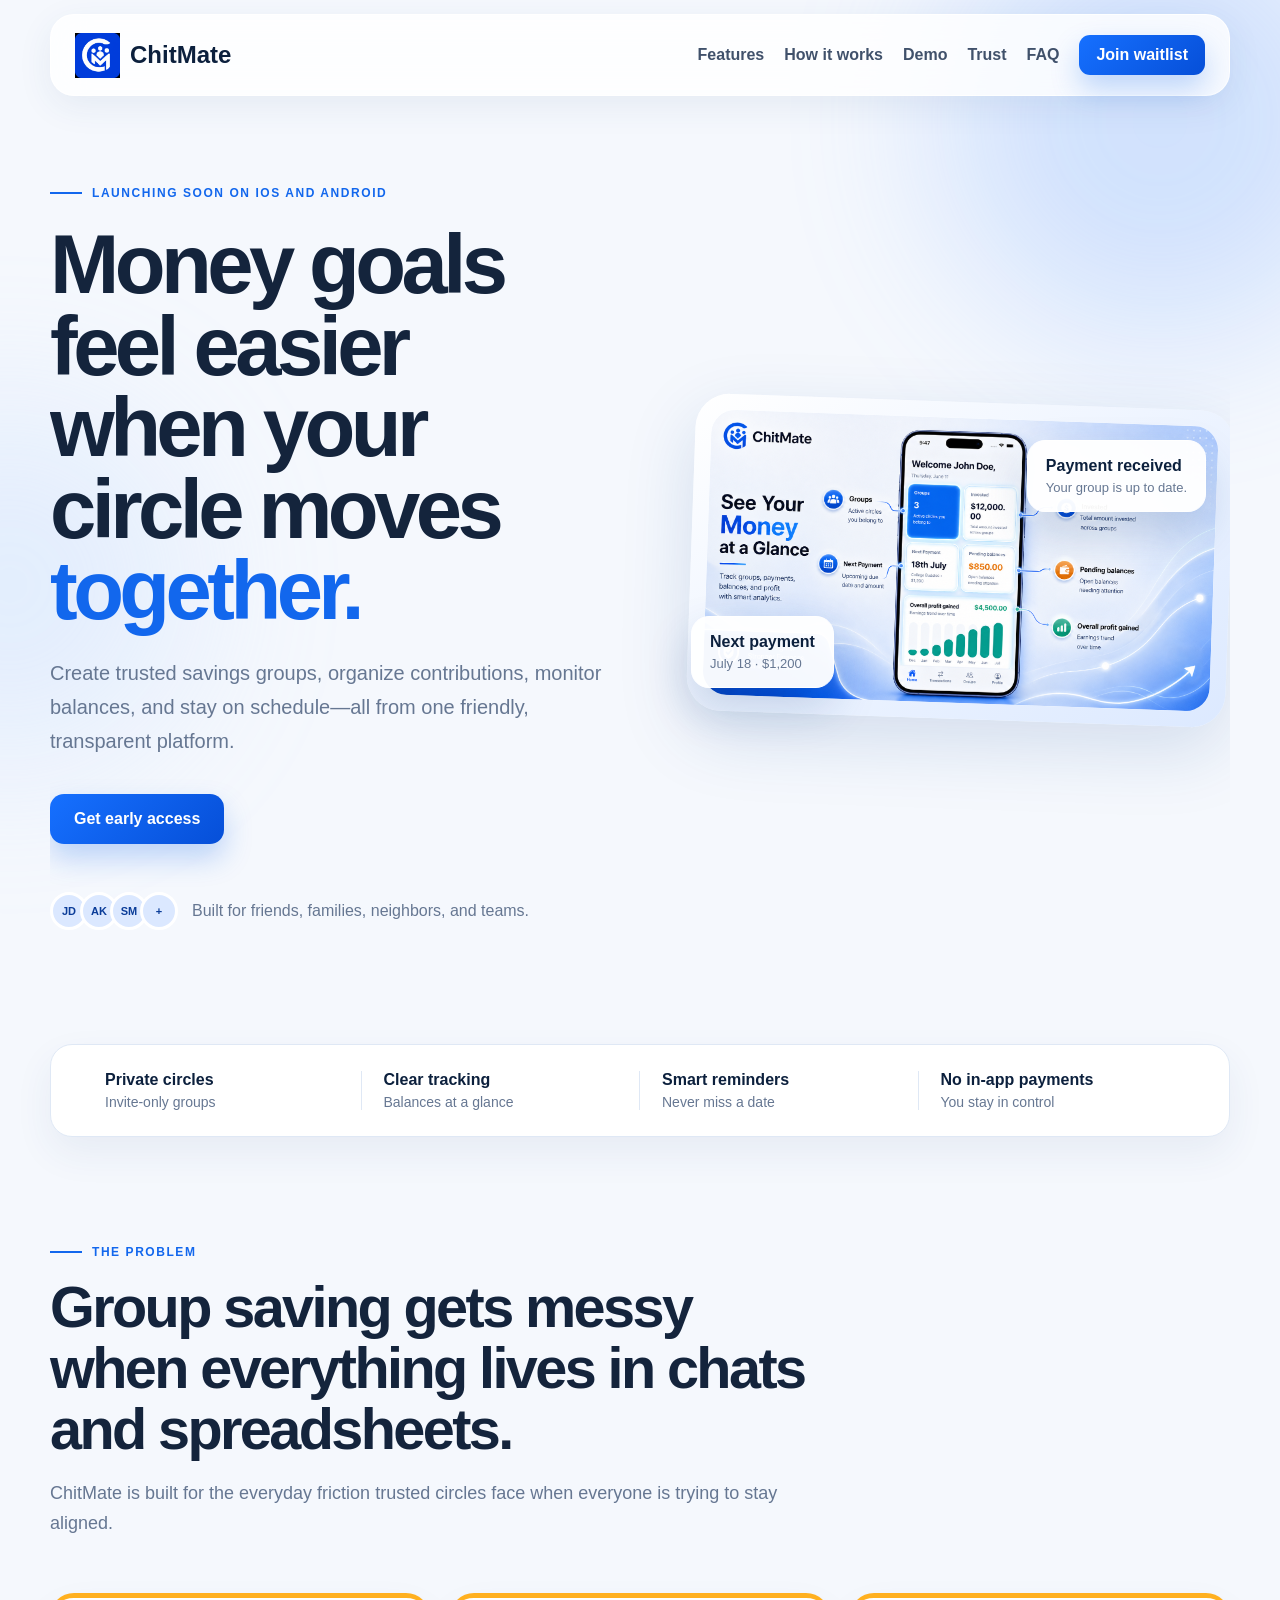
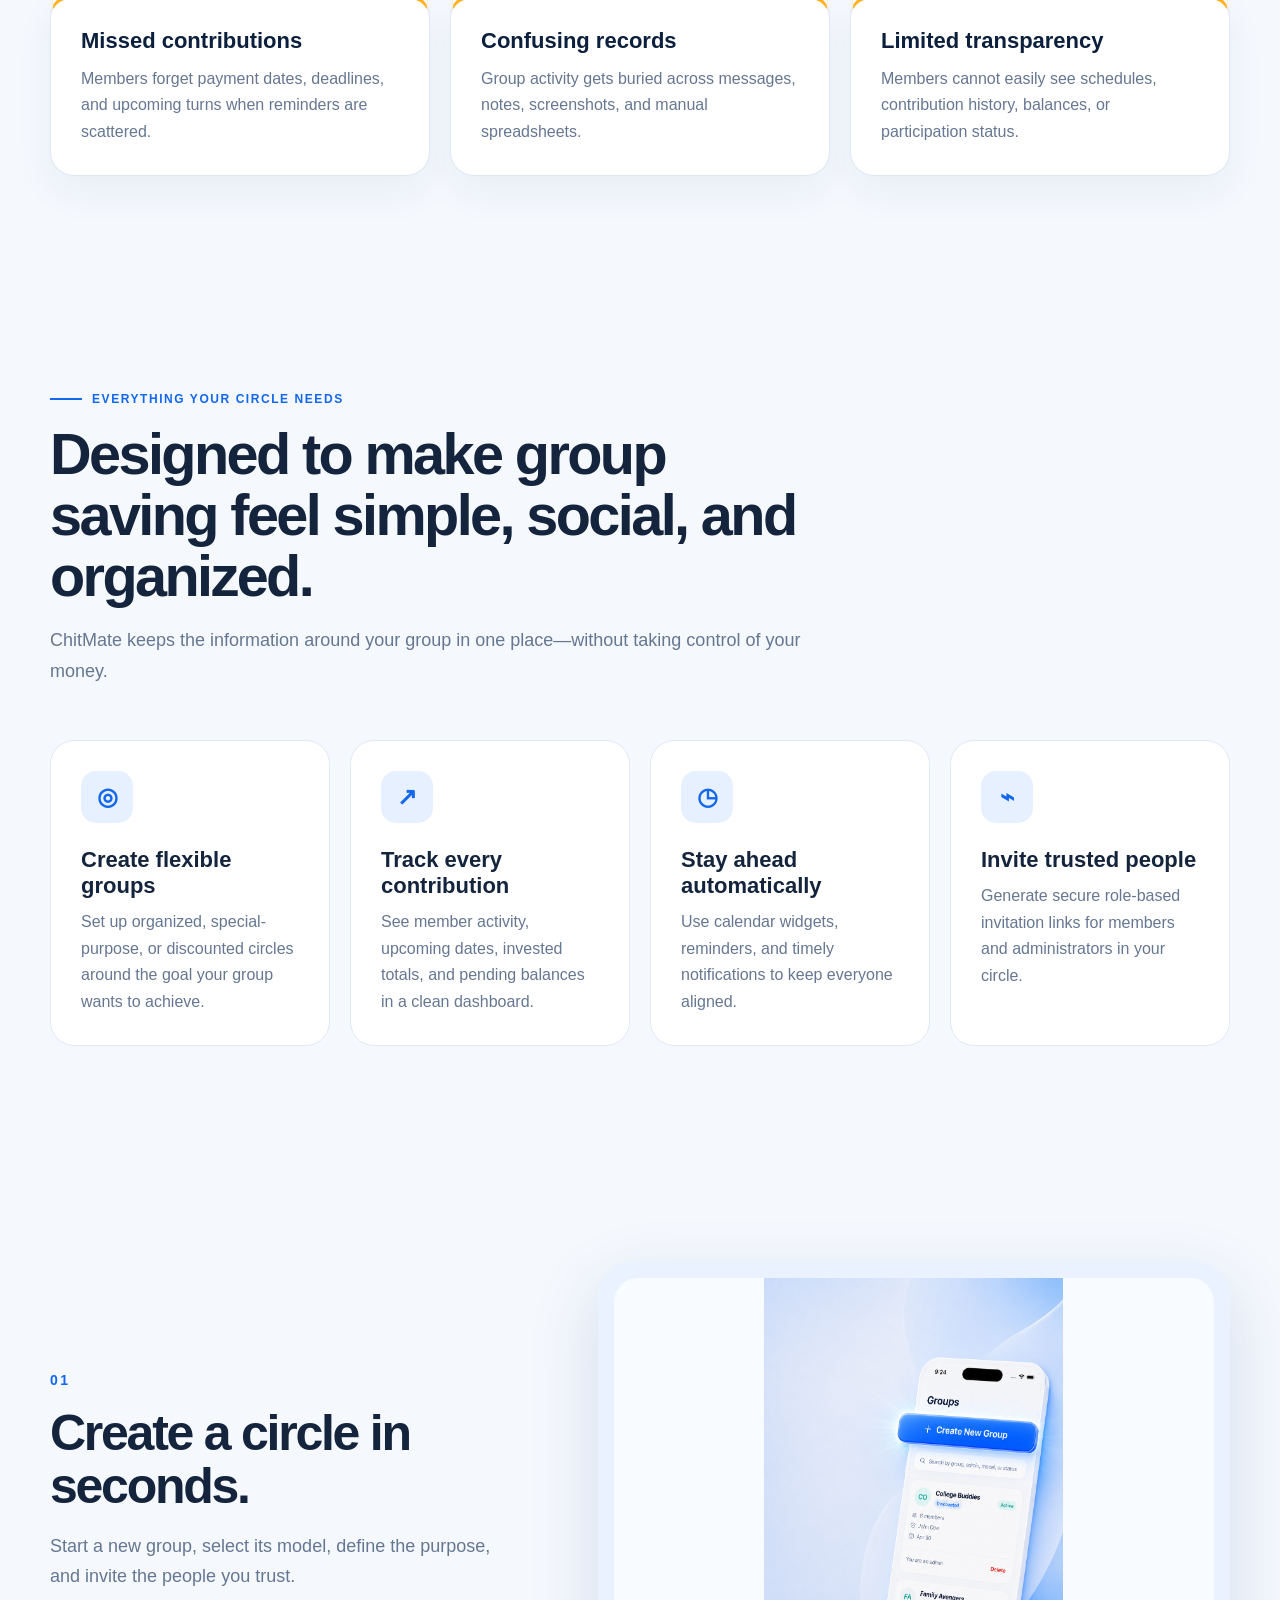
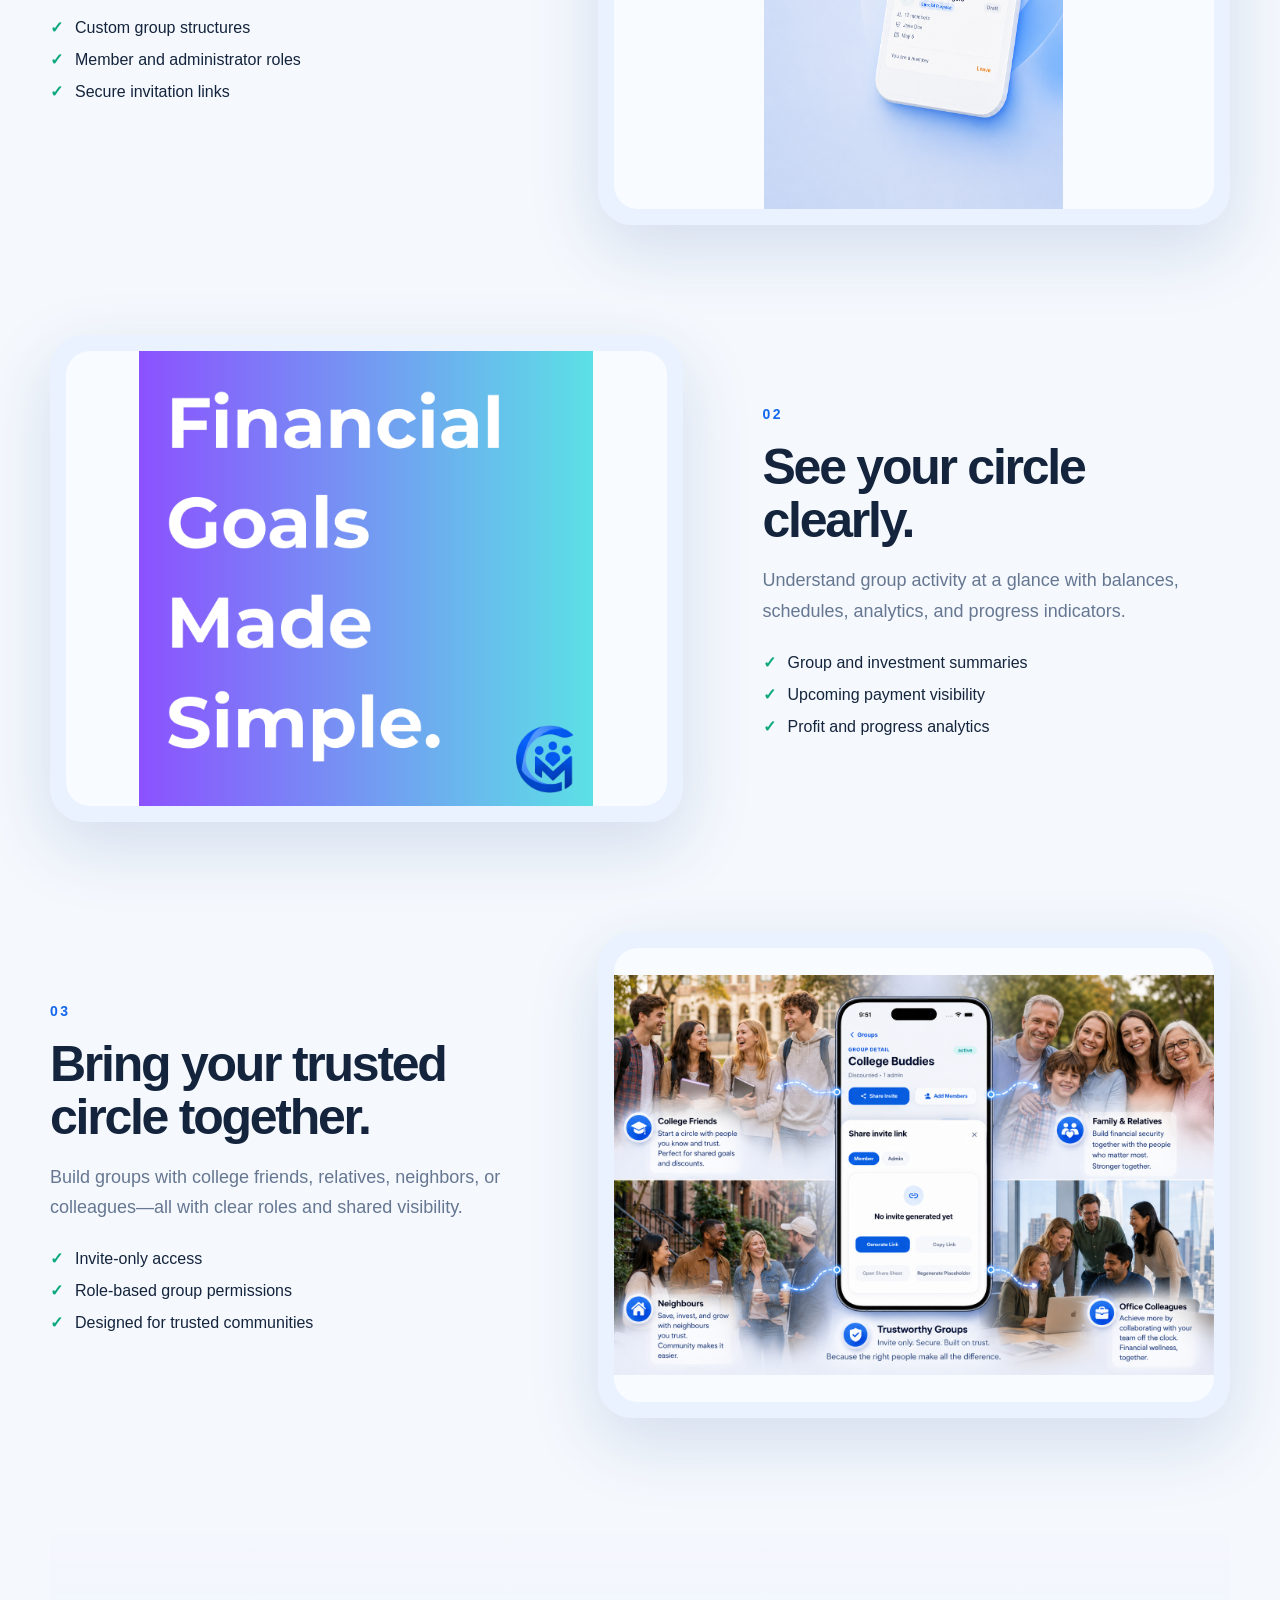
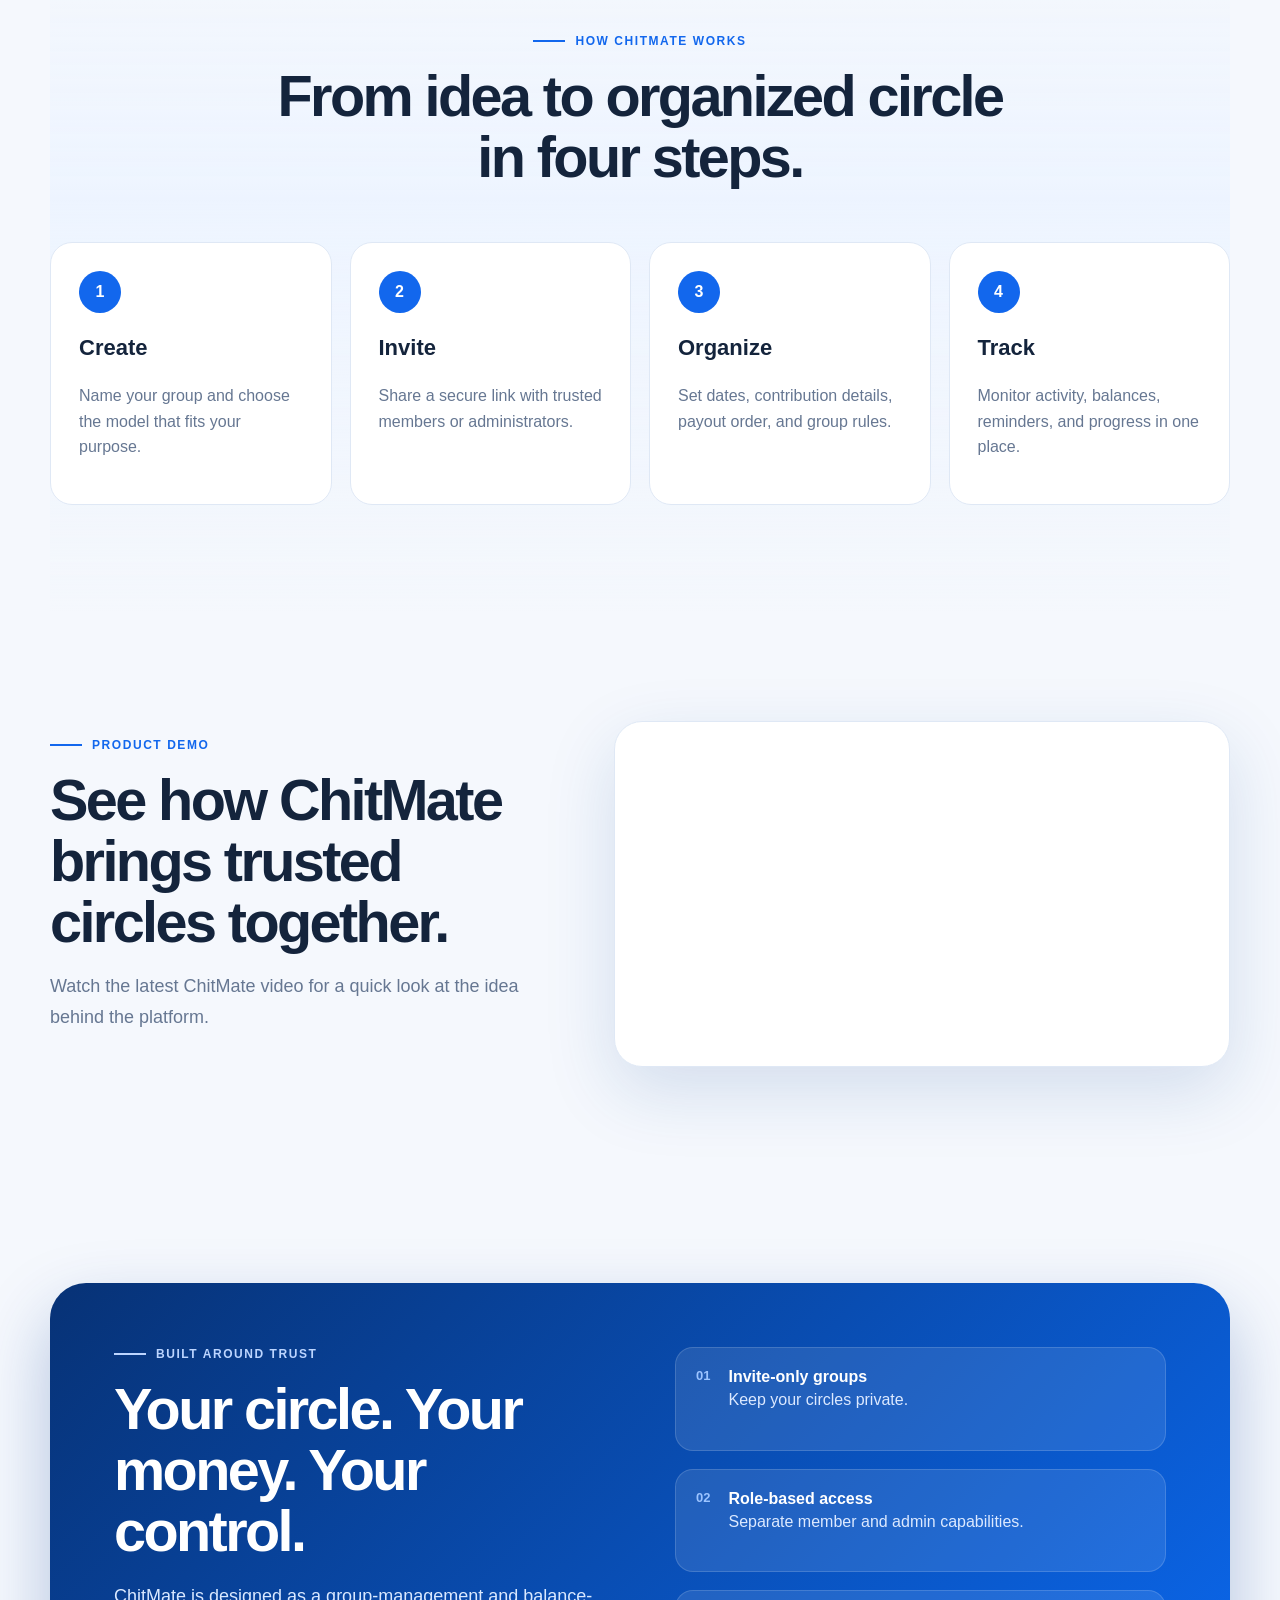
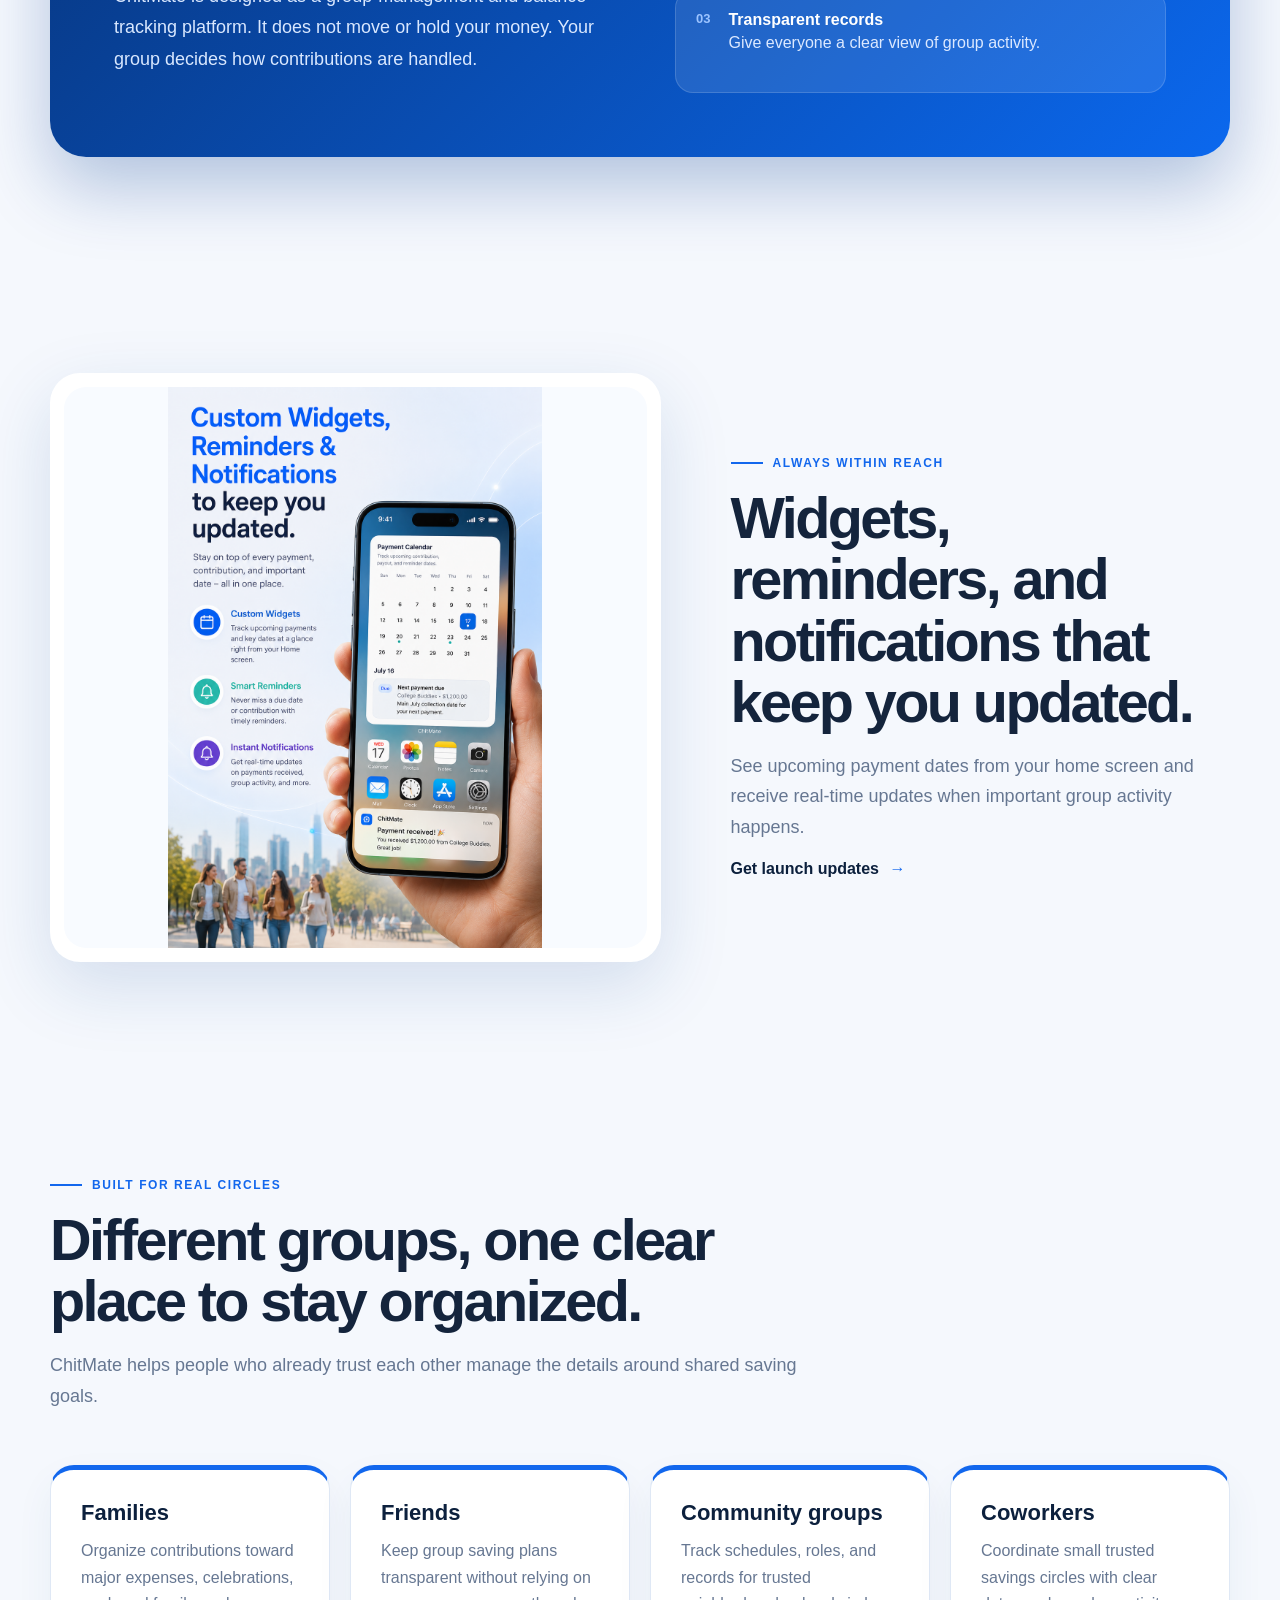
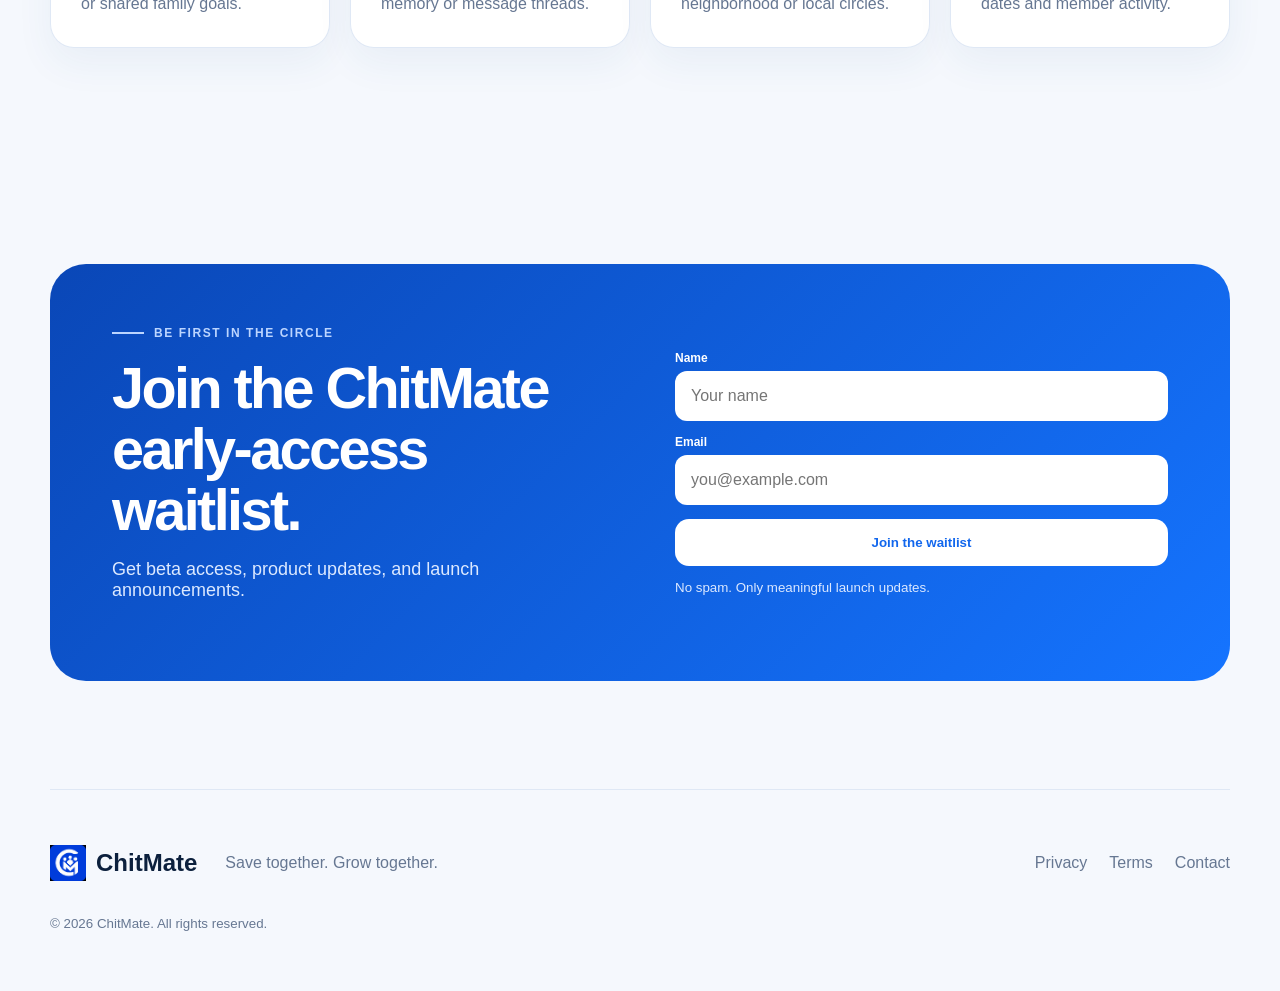
<file: index.html>
<!doctype html>
<html lang="en">
<head>
  <meta charset="utf-8" />
  <meta name="viewport" content="width=device-width, initial-scale=1" />
  <meta name="description" content="ChitMate helps trusted circles organize rotating savings groups, track contributions, balances, reminders, and shared goals." />
  <meta name="theme-color" content="#1167ef" />
  <meta property="og:title" content="ChitMate — Save together. Grow together." />
  <meta property="og:description" content="A modern platform for trusted savings circles with analytics, reminders, and transparent group management." />
  <meta property="og:image" content="Assets/Kickstarter/Dashboard%20Chitmate.png" />
  <title>ChitMate — Save together. Grow together.</title>
  <link rel="icon" href="Assets/Logos/Full%20Blue%20%26%20White%20Logo.png" />
  <link rel="stylesheet" href="styles.css?v=20260721" />
</head>
<body>
  <div class="ambient ambient-one"></div>
  <div class="ambient ambient-two"></div>

  <header class="site-header">
    <a class="brand" href="#top" aria-label="ChitMate home">
      <img src="Assets/Logos/Full%20Blue%20%26%20White%20Logo.png" alt="ChitMate logo" />
      <span>ChitMate</span>
    </a>
    <button class="menu-button" aria-label="Open navigation" aria-expanded="false">☰</button>
    <nav class="nav-links" aria-label="Main navigation">
      <a href="#features">Features</a>
      <a href="#how-it-works">How it works</a>
      <a href="#video">Demo</a>
      <a href="#trust">Trust</a>
      <a href="faq.html">FAQ</a>
      <a class="button button-small" href="waitlist.html">Join waitlist</a>
    </nav>
  </header>

  <main id="top">
    <section class="hero section">
      <div class="hero-copy reveal">
        <div class="eyebrow"><span></span> Launching soon on iOS and Android</div>
        <h1>Money goals feel easier when your circle moves <em>together.</em></h1>
        <p class="hero-text">Create trusted savings groups, organize contributions, monitor balances, and stay on schedule—all from one friendly, transparent platform.</p>
        <div class="hero-actions">
          <a class="button" href="waitlist.html">Get early access</a>
        </div>
        <div class="social-proof">
          <div class="avatars"><span>JD</span><span>AK</span><span>SM</span><span>+</span></div>
          <p>Built for friends, families, neighbors, and teams.</p>
        </div>
      </div>

      <div class="hero-visual reveal">
        <div class="phone-shell">
          <span class="media-frame"><img src="Assets/Kickstarter/Dashboard%20Chitmate.png" alt="ChitMate analytics dashboard shown on a phone" /></span>
        </div>
        <div class="floating-card floating-one">
          <strong>Payment received</strong>
          <span>Your group is up to date.</span>
        </div>
        <div class="floating-card floating-two">
          <strong>Next payment</strong>
          <span>July 18 · $1,200</span>
        </div>
      </div>
    </section>

    <section class="trust-strip" aria-label="ChitMate benefits">
      <div><strong>Private circles</strong><span>Invite-only groups</span></div>
      <div><strong>Clear tracking</strong><span>Balances at a glance</span></div>
      <div><strong>Smart reminders</strong><span>Never miss a date</span></div>
      <div><strong>No in-app payments</strong><span>You stay in control</span></div>
    </section>

    <section class="section problem" id="problem">
      <div class="section-heading reveal">
        <div class="eyebrow"><span></span> The problem</div>
        <h2>Group saving gets messy when everything lives in chats and spreadsheets.</h2>
        <p>ChitMate is built for the everyday friction trusted circles face when everyone is trying to stay aligned.</p>
      </div>
      <div class="problem-grid">
        <article class="problem-card reveal">
          <h3>Missed contributions</h3>
          <p>Members forget payment dates, deadlines, and upcoming turns when reminders are scattered.</p>
        </article>
        <article class="problem-card reveal">
          <h3>Confusing records</h3>
          <p>Group activity gets buried across messages, notes, screenshots, and manual spreadsheets.</p>
        </article>
        <article class="problem-card reveal">
          <h3>Limited transparency</h3>
          <p>Members cannot easily see schedules, contribution history, balances, or participation status.</p>
        </article>
      </div>
    </section>

    <section class="section intro" id="features">
      <div class="section-heading reveal">
        <div class="eyebrow"><span></span> Everything your circle needs</div>
        <h2>Designed to make group saving feel simple, social, and organized.</h2>
        <p>ChitMate keeps the information around your group in one place—without taking control of your money.</p>
      </div>

      <div class="feature-grid">
        <article class="feature-card reveal">
          <div class="feature-icon">◎</div>
          <h3>Create flexible groups</h3>
          <p>Set up organized, special-purpose, or discounted circles around the goal your group wants to achieve.</p>
        </article>
        <article class="feature-card reveal">
          <div class="feature-icon">↗</div>
          <h3>Track every contribution</h3>
          <p>See member activity, upcoming dates, invested totals, and pending balances in a clean dashboard.</p>
        </article>
        <article class="feature-card reveal">
          <div class="feature-icon">◷</div>
          <h3>Stay ahead automatically</h3>
          <p>Use calendar widgets, reminders, and timely notifications to keep everyone aligned.</p>
        </article>
        <article class="feature-card reveal">
          <div class="feature-icon">⌁</div>
          <h3>Invite trusted people</h3>
          <p>Generate secure role-based invitation links for members and administrators in your circle.</p>
        </article>
      </div>
    </section>

    <section class="showcase section">
      <div class="showcase-row reveal">
        <div class="showcase-copy">
          <span class="number">01</span>
          <h2>Create a circle in seconds.</h2>
          <p>Start a new group, select its model, define the purpose, and invite the people you trust.</p>
          <ul>
            <li>Custom group structures</li>
            <li>Member and administrator roles</li>
            <li>Secure invitation links</li>
          </ul>
        </div>
        <div class="showcase-image showcase-image-portrait"><span class="media-frame"><img src="Assets/Kickstarter/Create%20a%20Group%20Template%20Image.png" alt="Create a new ChitMate group" loading="lazy" /></span></div>
      </div>

      <div class="showcase-row reverse reveal">
        <div class="showcase-copy">
          <span class="number">02</span>
          <h2>See your circle clearly.</h2>
          <p>Understand group activity at a glance with balances, schedules, analytics, and progress indicators.</p>
          <ul>
            <li>Group and investment summaries</li>
            <li>Upcoming payment visibility</li>
            <li>Profit and progress analytics</li>
          </ul>
        </div>
        <div class="showcase-image"><span class="media-frame"><img src="Assets/Kickstarter/Financial%20Goals%20Made%20Simple.png" alt="ChitMate financial analytics" loading="lazy" /></span></div>
      </div>

      <div class="showcase-row reveal">
        <div class="showcase-copy">
          <span class="number">03</span>
          <h2>Bring your trusted circle together.</h2>
          <p>Build groups with college friends, relatives, neighbors, or colleagues—all with clear roles and shared visibility.</p>
          <ul>
            <li>Invite-only access</li>
            <li>Role-based group permissions</li>
            <li>Designed for trusted communities</li>
          </ul>
        </div>
        <div class="showcase-image"><span class="media-frame"><img src="Assets/Kickstarter/Invite%20people.png" alt="Trusted ChitMate circles" loading="lazy" /></span></div>
      </div>
    </section>

    <section class="section steps" id="how-it-works">
      <div class="section-heading centered reveal">
        <div class="eyebrow"><span></span> How ChitMate works</div>
        <h2>From idea to organized circle in four steps.</h2>
      </div>
      <div class="steps-grid">
        <div class="step reveal"><b>1</b><h3>Create</h3><p>Name your group and choose the model that fits your purpose.</p></div>
        <div class="step reveal"><b>2</b><h3>Invite</h3><p>Share a secure link with trusted members or administrators.</p></div>
        <div class="step reveal"><b>3</b><h3>Organize</h3><p>Set dates, contribution details, payout order, and group rules.</p></div>
        <div class="step reveal"><b>4</b><h3>Track</h3><p>Monitor activity, balances, reminders, and progress in one place.</p></div>
      </div>
    </section>

    <section class="section video-section" id="video">
      <div class="section-heading reveal">
        <div class="eyebrow"><span></span> Product demo</div>
        <h2>See how ChitMate brings trusted circles together.</h2>
        <p>Watch the latest ChitMate video for a quick look at the idea behind the platform.</p>
      </div>
      <div class="video-embed reveal">
        <iframe src="https://www.youtube.com/embed/Lp33BfAV-to" title="ChitMate YouTube video" allow="accelerometer; autoplay; clipboard-write; encrypted-media; gyroscope; picture-in-picture; web-share" allowfullscreen></iframe>
      </div>
    </section>

    <section class="section security" id="trust">
      <div class="security-panel reveal">
        <div>
          <div class="eyebrow light"><span></span> Built around trust</div>
          <h2>Your circle. Your money. Your control.</h2>
          <p>ChitMate is designed as a group-management and balance-tracking platform. It does not move or hold your money. Your group decides how contributions are handled.</p>
        </div>
        <div class="security-points">
          <div><b>01</b><span><strong>Invite-only groups</strong>Keep your circles private.</span></div>
          <div><b>02</b><span><strong>Role-based access</strong>Separate member and admin capabilities.</span></div>
          <div><b>03</b><span><strong>Transparent records</strong>Give everyone a clear view of group activity.</span></div>
        </div>
      </div>
    </section>

    <section class="section widgets reveal">
      <div class="widgets-image widgets-image-portrait"><span class="media-frame"><img src="Assets/Kickstarter/Notifications.png" alt="ChitMate widgets and notifications" loading="lazy" /></span></div>
      <div class="widgets-copy">
        <div class="eyebrow"><span></span> Always within reach</div>
        <h2>Widgets, reminders, and notifications that keep you updated.</h2>
        <p>See upcoming payment dates from your home screen and receive real-time updates when important group activity happens.</p>
        <a class="text-link" href="waitlist.html">Get launch updates <span>→</span></a>
      </div>
    </section>

    <section class="section audiences" id="audiences">
      <div class="section-heading reveal">
        <div class="eyebrow"><span></span> Built for real circles</div>
        <h2>Different groups, one clear place to stay organized.</h2>
        <p>ChitMate helps people who already trust each other manage the details around shared saving goals.</p>
      </div>
      <div class="audience-grid">
        <article class="audience-card reveal"><h3>Families</h3><p>Organize contributions toward major expenses, celebrations, or shared family goals.</p></article>
        <article class="audience-card reveal"><h3>Friends</h3><p>Keep group saving plans transparent without relying on memory or message threads.</p></article>
        <article class="audience-card reveal"><h3>Community groups</h3><p>Track schedules, roles, and records for trusted neighborhood or local circles.</p></article>
        <article class="audience-card reveal"><h3>Coworkers</h3><p>Coordinate small trusted savings circles with clear dates and member activity.</p></article>
      </div>
    </section>

    <section class="section waitlist" id="waitlist">
      <div class="waitlist-card reveal">
        <div>
          <div class="eyebrow light"><span></span> Be first in the circle</div>
          <h2>Join the ChitMate early-access waitlist.</h2>
          <p>Get beta access, product updates, and launch announcements.</p>
        </div>
        <form name="waitlist" method="POST" data-netlify="true" netlify-honeypot="bot-field" id="waitlist-form">
          <input type="hidden" name="form-name" value="waitlist" />
          <p class="hidden"><label>Don’t fill this out: <input name="bot-field" /></label></p>
          <label><span>Name</span><input required name="name" type="text" placeholder="Your name" /></label>
          <label><span>Email</span><input required name="email" type="email" placeholder="you@example.com" /></label>
          <button class="button button-white" type="submit">Join the waitlist</button>
          <small id="form-message">No spam. Only meaningful launch updates.</small>
        </form>
      </div>
    </section>
  </main>

  <footer>
    <a class="brand" href="#top"><img src="Assets/Logos/Full%20Blue%20%26%20White%20Logo.png" alt="" /><span>ChitMate</span></a>
    <p>Save together. Grow together.</p>
    <div><a href="privacy.html">Privacy</a><a href="terms.html">Terms</a><a href="mailto:hello@yourdomain.com">Contact</a></div>
    <small>© <span id="year"></span> ChitMate. All rights reserved.</small>
  </footer>

  <script src="script.js?v=20260721"></script>
</body>
</html>
</file>
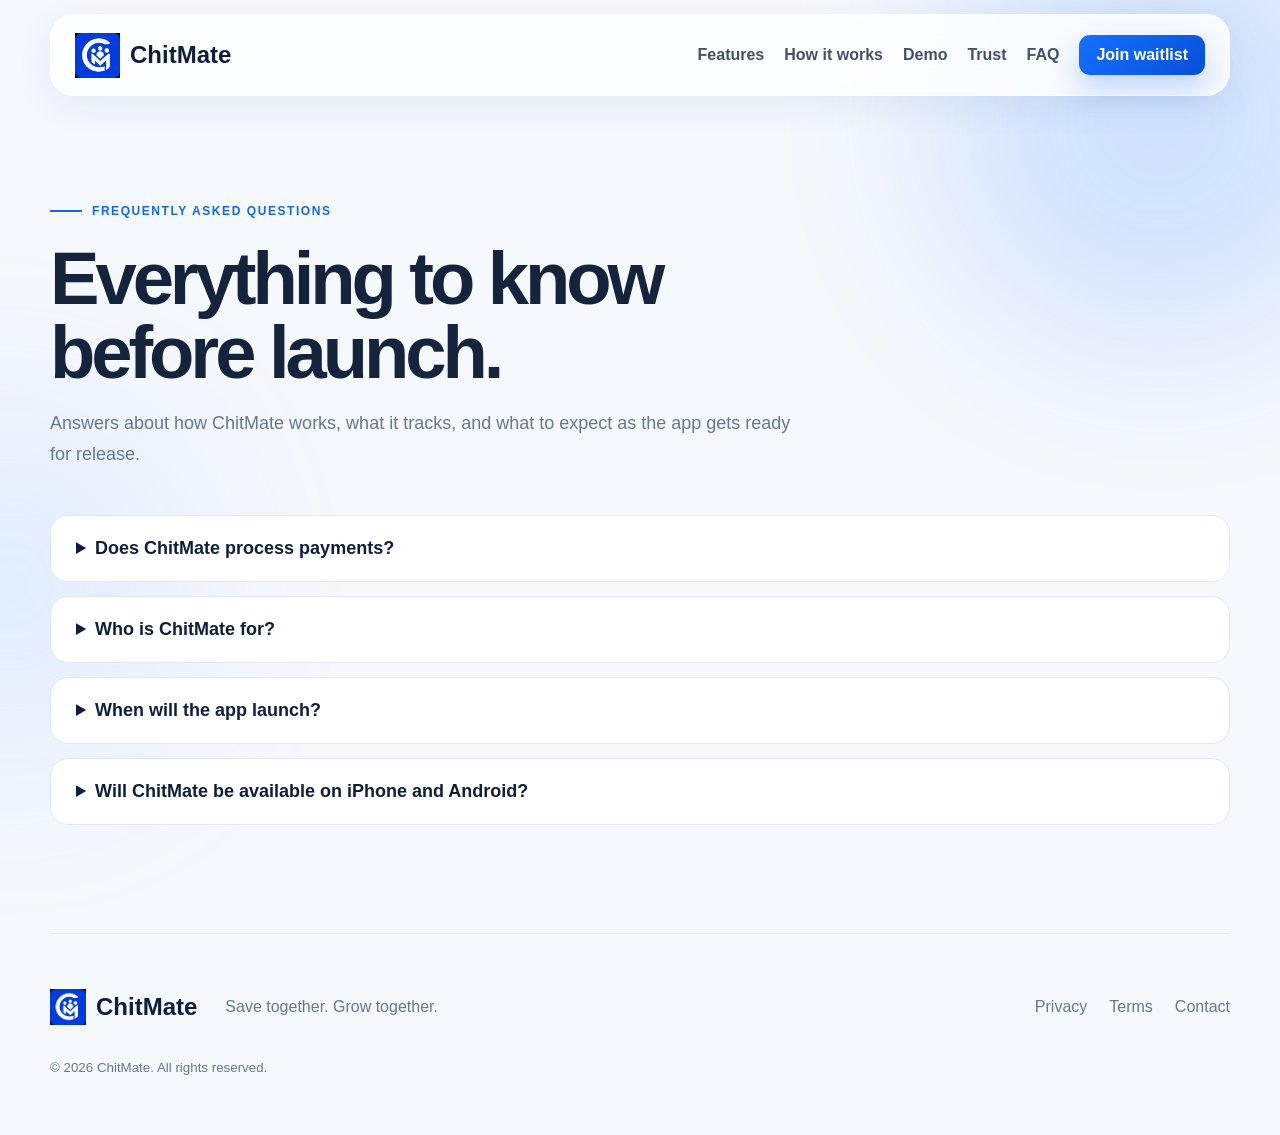
<file: faq.html>
<!doctype html>
<html lang="en">
<head>
  <meta charset="utf-8" />
  <meta name="viewport" content="width=device-width, initial-scale=1" />
  <meta name="description" content="Frequently asked questions about ChitMate, group saving circles, payments, launch timing, and platform availability." />
  <meta name="theme-color" content="#1167ef" />
  <meta property="og:title" content="ChitMate FAQ" />
  <meta property="og:description" content="Everything to know before ChitMate launches." />
  <meta property="og:image" content="Assets/Kickstarter/Dashboard%20Chitmate.png" />
  <title>FAQ — ChitMate</title>
  <link rel="icon" href="Assets/Logos/Full%20Blue%20%26%20White%20Logo.png" />
  <link rel="stylesheet" href="styles.css?v=20260721" />
</head>
<body>
  <div class="ambient ambient-one"></div>
  <div class="ambient ambient-two"></div>

  <header class="site-header">
    <a class="brand" href="index.html" aria-label="ChitMate home">
      <img src="Assets/Logos/Full%20Blue%20%26%20White%20Logo.png" alt="ChitMate logo" />
      <span>ChitMate</span>
    </a>
    <button class="menu-button" aria-label="Open navigation" aria-expanded="false">☰</button>
    <nav class="nav-links" aria-label="Main navigation">
      <a href="index.html#features">Features</a>
      <a href="index.html#how-it-works">How it works</a>
      <a href="index.html#video">Demo</a>
      <a href="index.html#trust">Trust</a>
      <a href="faq.html">FAQ</a>
      <a class="button button-small" href="waitlist.html">Join waitlist</a>
    </nav>
  </header>

  <main id="top">
    <section class="section faq">
      <div class="section-heading reveal">
        <div class="eyebrow"><span></span> Frequently asked questions</div>
        <h1>Everything to know before launch.</h1>
        <p>Answers about how ChitMate works, what it tracks, and what to expect as the app gets ready for release.</p>
      </div>
      <div class="faq-list">
        <details class="reveal"><summary>Does ChitMate process payments?</summary><p>No. ChitMate is designed to organize groups, track contributions and balances, and provide reminders. Payments are handled outside the app by the group.</p></details>
        <details class="reveal"><summary>Who is ChitMate for?</summary><p>It is built for trusted circles such as friends, family members, neighbors, colleagues, and community groups working toward shared financial goals.</p></details>
        <details class="reveal"><summary>When will the app launch?</summary><p>The public release is planned for the coming months. Join the waitlist to receive beta invitations and launch updates.</p></details>
        <details class="reveal"><summary>Will ChitMate be available on iPhone and Android?</summary><p>The launch plan includes both iOS and Android. Platform availability may be phased during beta testing.</p></details>
      </div>
    </section>
  </main>

  <footer>
    <a class="brand" href="index.html"><img src="Assets/Logos/Full%20Blue%20%26%20White%20Logo.png" alt="" /><span>ChitMate</span></a>
    <p>Save together. Grow together.</p>
    <div><a href="privacy.html">Privacy</a><a href="terms.html">Terms</a><a href="mailto:hello@yourdomain.com">Contact</a></div>
    <small>© <span id="year"></span> ChitMate. All rights reserved.</small>
  </footer>

  <script src="script.js?v=20260721"></script>
</body>
</html>
</file>
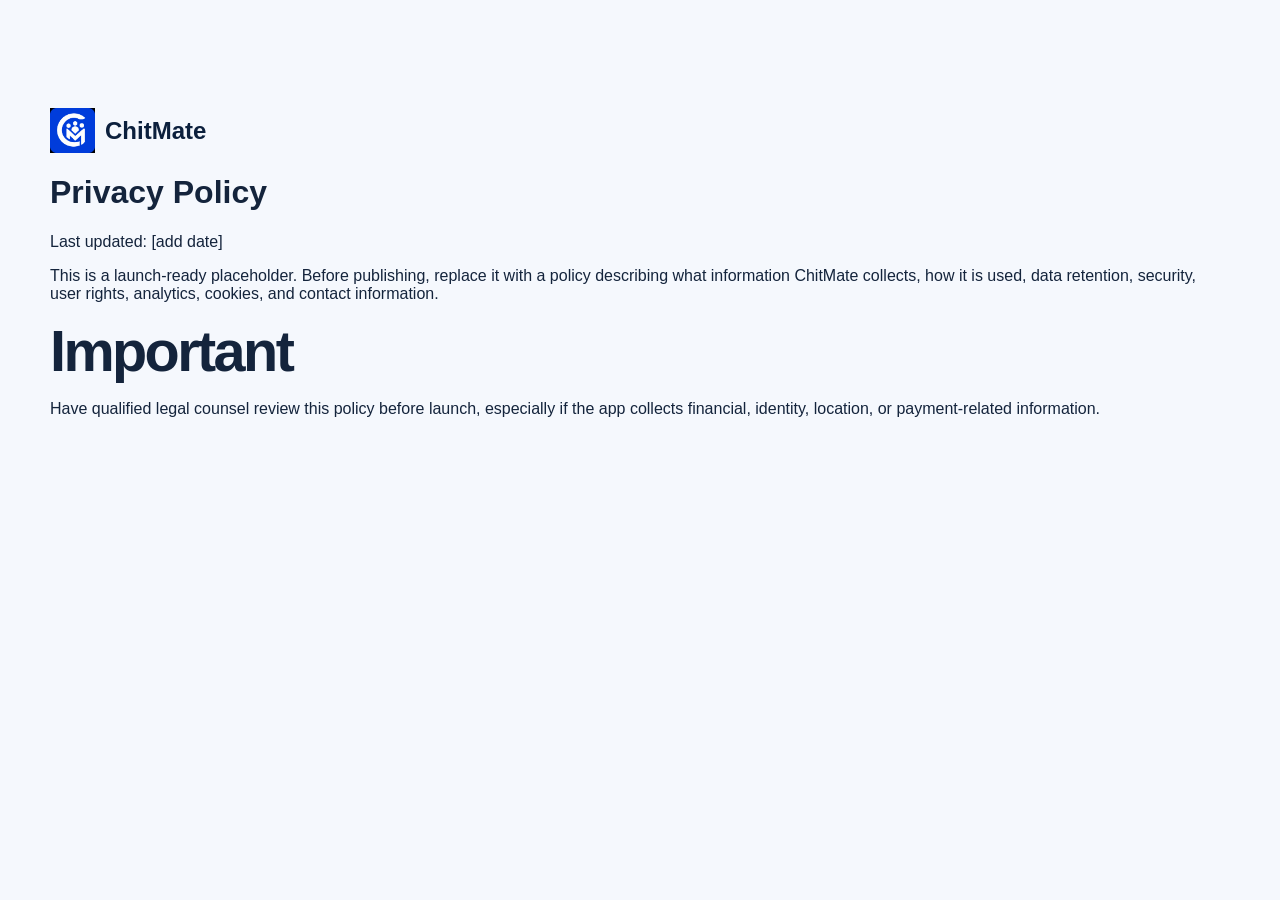
<file: privacy.html>
<!doctype html><html><head><meta charset="utf-8"><meta name="viewport" content="width=device-width"><title>Privacy — ChitMate</title><link rel="stylesheet" href="styles.css"></head><body><main class="section"><a class="brand" href="index.html"><img src="Assets/Logos/Full%20Blue%20%26%20White%20Logo.png" alt=""><span>ChitMate</span></a><h1>Privacy Policy</h1><p>Last updated: [add date]</p><p>This is a launch-ready placeholder. Before publishing, replace it with a policy describing what information ChitMate collects, how it is used, data retention, security, user rights, analytics, cookies, and contact information.</p><h2>Important</h2><p>Have qualified legal counsel review this policy before launch, especially if the app collects financial, identity, location, or payment-related information.</p></main></body></html>
</file>
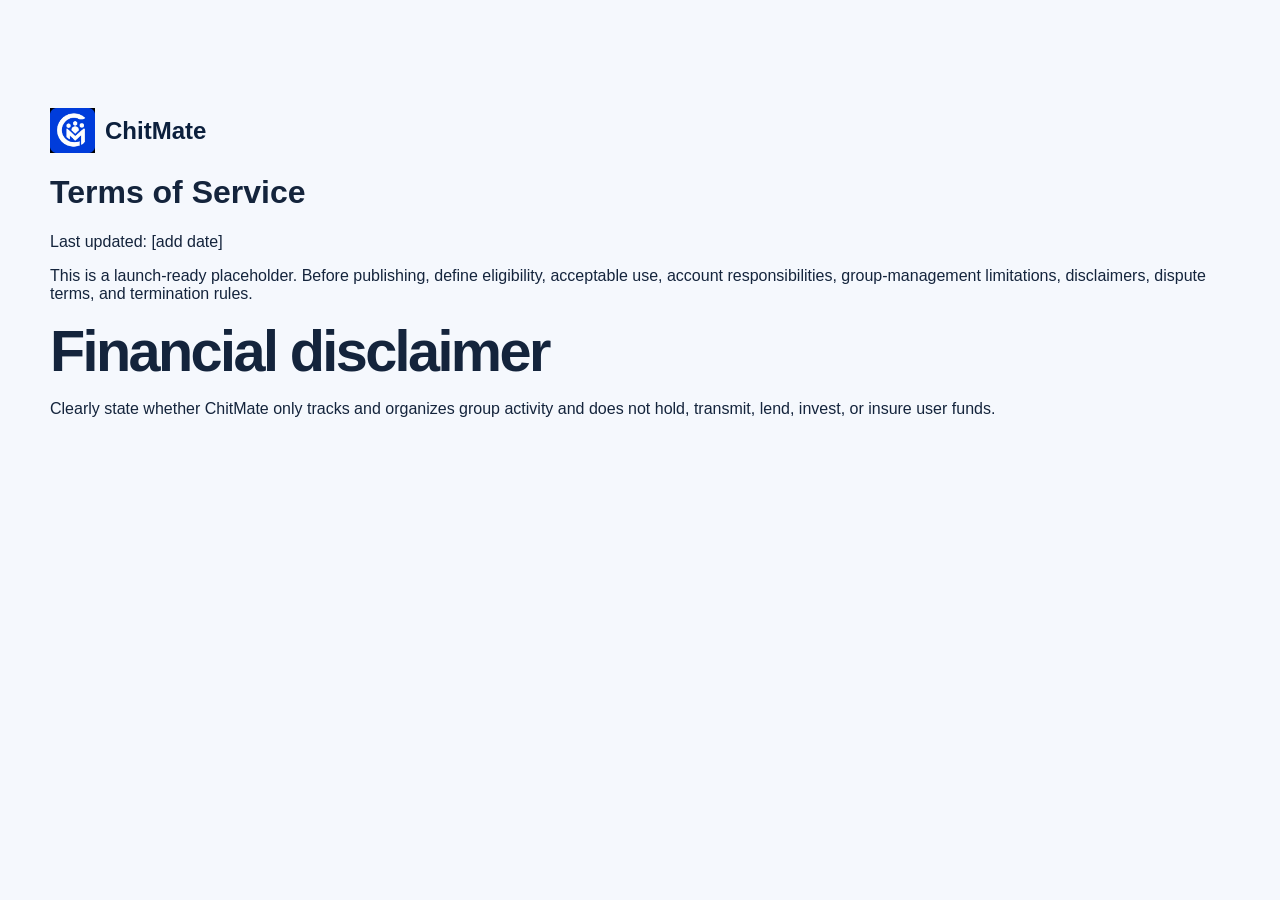
<file: terms.html>
<!doctype html><html><head><meta charset="utf-8"><meta name="viewport" content="width=device-width"><title>Terms — ChitMate</title><link rel="stylesheet" href="styles.css"></head><body><main class="section"><a class="brand" href="index.html"><img src="Assets/Logos/Full%20Blue%20%26%20White%20Logo.png" alt=""><span>ChitMate</span></a><h1>Terms of Service</h1><p>Last updated: [add date]</p><p>This is a launch-ready placeholder. Before publishing, define eligibility, acceptable use, account responsibilities, group-management limitations, disclaimers, dispute terms, and termination rules.</p><h2>Financial disclaimer</h2><p>Clearly state whether ChitMate only tracks and organizes group activity and does not hold, transmit, lend, invest, or insure user funds.</p></main></body></html>
</file>
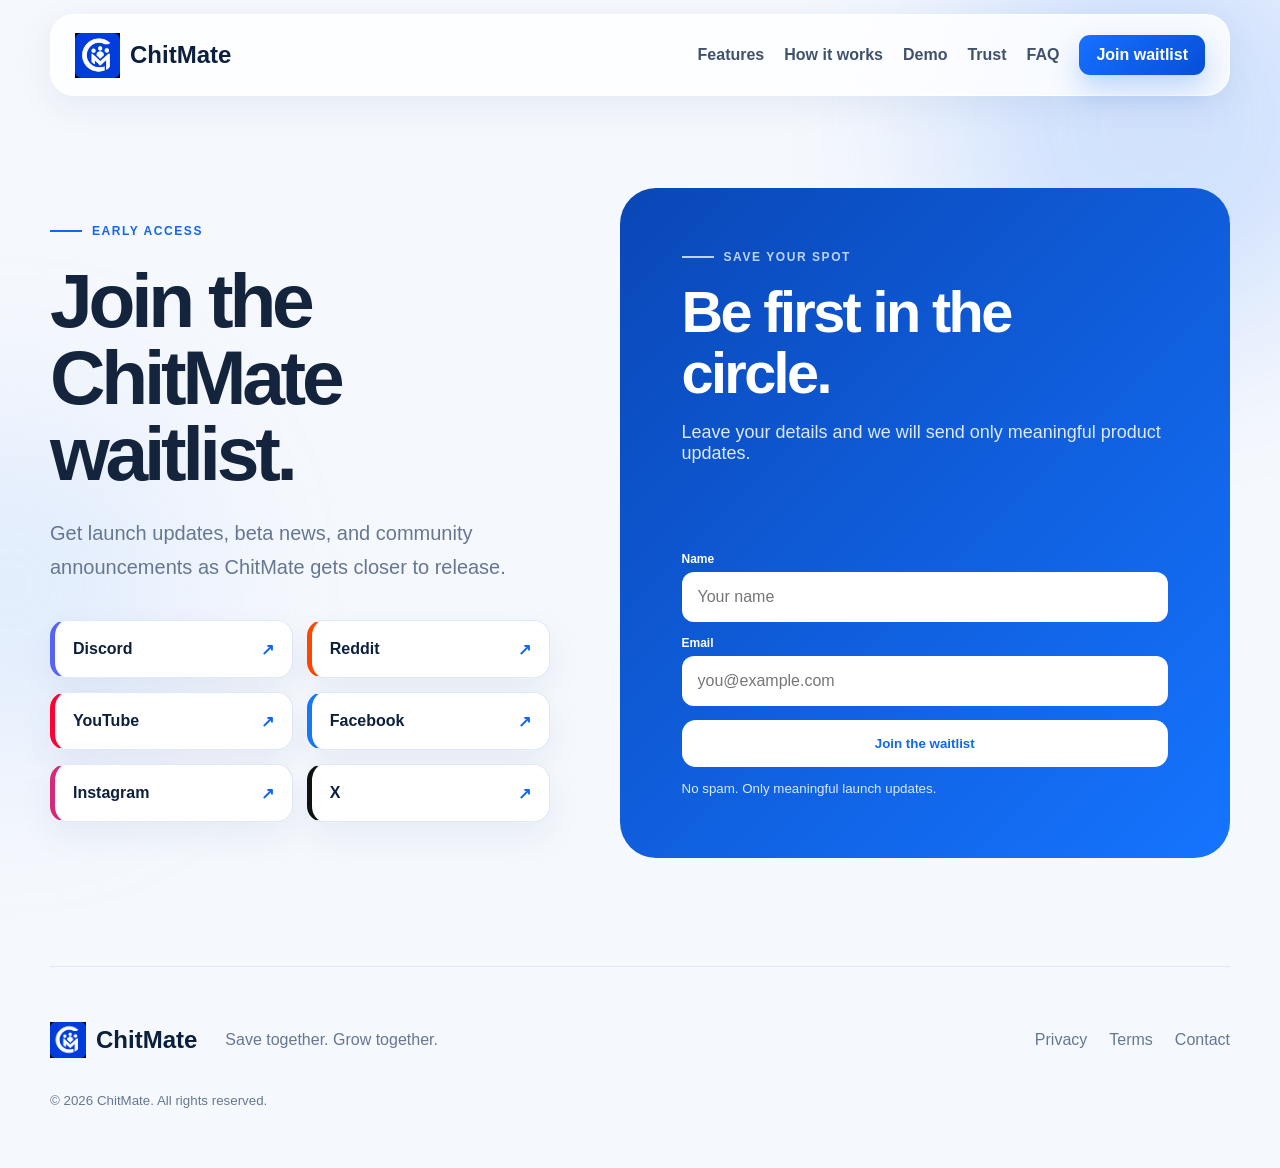
<file: waitlist.html>
<!doctype html>
<html lang="en">
<head>
  <meta charset="utf-8" />
  <meta name="viewport" content="width=device-width, initial-scale=1" />
  <meta name="description" content="Join the ChitMate waitlist and follow ChitMate on Discord, Reddit, YouTube, Facebook, Instagram, and X." />
  <meta name="theme-color" content="#1167ef" />
  <meta property="og:title" content="Join the ChitMate waitlist" />
  <meta property="og:description" content="Get early ChitMate updates and follow the community across social channels." />
  <meta property="og:image" content="Assets/Kickstarter/Dashboard%20Chitmate.png" />
  <title>Join the Waitlist — ChitMate</title>
  <link rel="icon" href="Assets/Logos/Full%20Blue%20%26%20White%20Logo.png" />
  <link rel="stylesheet" href="styles.css?v=20260721" />
</head>
<body>
  <div class="ambient ambient-one"></div>
  <div class="ambient ambient-two"></div>

  <header class="site-header">
    <a class="brand" href="index.html" aria-label="ChitMate home">
      <img src="Assets/Logos/Full%20Blue%20%26%20White%20Logo.png" alt="ChitMate logo" />
      <span>ChitMate</span>
    </a>
    <button class="menu-button" aria-label="Open navigation" aria-expanded="false">☰</button>
    <nav class="nav-links" aria-label="Main navigation">
      <a href="index.html#features">Features</a>
      <a href="index.html#how-it-works">How it works</a>
      <a href="index.html#video">Demo</a>
      <a href="index.html#trust">Trust</a>
      <a href="faq.html">FAQ</a>
      <a class="button button-small" href="waitlist.html">Join waitlist</a>
    </nav>
  </header>

  <main id="top">
    <section class="section waitlist-page">
      <div class="waitlist-page-copy reveal">
        <div class="eyebrow"><span></span> Early access</div>
        <h1>Join the ChitMate waitlist.</h1>
        <p>Get launch updates, beta news, and community announcements as ChitMate gets closer to release.</p>
        <div class="social-links" aria-label="ChitMate social links">
          <a class="social-link discord" href="https://discord.gg/BheNrWW6Q" target="_blank" rel="noopener">Discord</a>
          <a class="social-link reddit" href="https://www.reddit.com/r/ChitMateApp/?screen_view_count=5" target="_blank" rel="noopener">Reddit</a>
          <a class="social-link youtube" href="https://youtu.be/Lp33BfAV-to?si=oGAZrZvjBRYLGpCq" target="_blank" rel="noopener">YouTube</a>
          <a class="social-link facebook" href="https://www.facebook.com/people/Chit-Mate/pfbid023JomJ9mfwaXsTttQP8oDRvZRVP9dsjjoKxehPED1uKfUsocHEuQLQz4dcgpD7pAol/" target="_blank" rel="noopener">Facebook</a>
          <a class="social-link instagram" href="https://www.instagram.com/thechitmateapp/" target="_blank" rel="noopener">Instagram</a>
          <a class="social-link x" href="https://x.com/thechitmateapp" target="_blank" rel="noopener">X</a>
        </div>
      </div>

      <div class="waitlist-card waitlist-page-card reveal">
        <div>
          <div class="eyebrow light"><span></span> Save your spot</div>
          <h2>Be first in the circle.</h2>
          <p>Leave your details and we will send only meaningful product updates.</p>
        </div>
        <form name="waitlist" method="POST" data-netlify="true" netlify-honeypot="bot-field" id="waitlist-form">
          <input type="hidden" name="form-name" value="waitlist" />
          <p class="hidden"><label>Don’t fill this out: <input name="bot-field" /></label></p>
          <label><span>Name</span><input required name="name" type="text" placeholder="Your name" /></label>
          <label><span>Email</span><input required name="email" type="email" placeholder="you@example.com" /></label>
          <button class="button button-white" type="submit">Join the waitlist</button>
          <small id="form-message">No spam. Only meaningful launch updates.</small>
        </form>
      </div>
    </section>
  </main>

  <footer>
    <a class="brand" href="index.html"><img src="Assets/Logos/Full%20Blue%20%26%20White%20Logo.png" alt="" /><span>ChitMate</span></a>
    <p>Save together. Grow together.</p>
    <div><a href="privacy.html">Privacy</a><a href="terms.html">Terms</a><a href="mailto:hello@yourdomain.com">Contact</a></div>
    <small>© <span id="year"></span> ChitMate. All rights reserved.</small>
  </footer>

  <script src="script.js?v=20260721"></script>
</body>
</html>
</file>
<file: styles.css>
:root{
  --blue:#1267ed;--blue-dark:#0b3d99;--navy:#0c203d;--ink:#14243c;
  --muted:#667792;--bg:#f5f8fd;--line:#dfe8f5;--white:#fff;--green:#0ca77e;
  --shadow:0 24px 70px rgba(22,72,150,.15);--radius:28px
}
*{box-sizing:border-box}html{scroll-behavior:smooth}body{margin:0;font-family:Inter,ui-sans-serif,-apple-system,BlinkMacSystemFont,"Segoe UI",sans-serif;background:var(--bg);color:var(--ink);overflow-x:hidden}a{text-decoration:none;color:inherit}img{max-width:100%;display:block}.ambient{position:fixed;border-radius:50%;filter:blur(80px);opacity:.28;z-index:-1}.ambient-one{width:440px;height:440px;background:#75a9ff;right:-100px;top:-100px}.ambient-two{width:360px;height:360px;background:#b5d3ff;left:-170px;top:45%}
.site-header{width:min(1180px,calc(100% - 36px));height:82px;margin:14px auto 0;display:flex;align-items:center;justify-content:space-between;padding:0 24px;background:rgba(255,255,255,.82);backdrop-filter:blur(18px);border:1px solid rgba(255,255,255,.85);border-radius:24px;position:sticky;top:12px;z-index:20;box-shadow:0 10px 35px rgba(40,79,130,.08)}.brand{display:flex;align-items:center;gap:10px;font-size:24px;font-weight:800;color:var(--navy)}.brand img{width:45px;height:45px;object-fit:contain}.nav-links{display:flex;gap:20px;align-items:center;color:#40516b;font-weight:650}.nav-links>a:not(.button):hover{color:var(--blue)}.menu-button{display:none;border:0;background:none;font-size:24px}
.section{width:min(1180px,calc(100% - 36px));margin:0 auto;padding:108px 0}.hero{min-height:780px;display:grid;grid-template-columns:1.02fr .98fr;gap:80px;align-items:center;padding-top:90px;overflow:hidden}.eyebrow{display:flex;align-items:center;gap:10px;text-transform:uppercase;letter-spacing:.13em;font-size:12px;font-weight:800;color:var(--blue)}.eyebrow span{width:32px;height:2px;background:currentColor}.hero h1{font-size:clamp(52px,6.5vw,88px);line-height:.98;letter-spacing:-.055em;margin:24px 0}.hero h1 em{font-style:normal;color:var(--blue)}.hero-text{font-size:20px;line-height:1.7;color:var(--muted);max-width:650px}.hero-actions{display:flex;align-items:center;gap:28px;margin-top:36px}.button{display:inline-flex;align-items:center;justify-content:center;background:linear-gradient(135deg,#1670ff,#064fd8);color:#fff;border:0;border-radius:14px;padding:16px 24px;font-weight:800;box-shadow:0 14px 28px rgba(19,103,237,.25);cursor:pointer}.button-small{padding:11px 17px;border-radius:11px}.text-link{font-weight:800;color:var(--navy)}.text-link span{color:var(--blue);margin-left:6px}.social-proof{display:flex;align-items:center;gap:14px;margin-top:42px;color:var(--muted)}.avatars{display:flex}.avatars span{width:38px;height:38px;border-radius:50%;display:grid;place-items:center;background:#dbe8ff;border:3px solid white;margin-left:-8px;color:var(--blue-dark);font-size:11px;font-weight:800}.avatars span:first-child{margin-left:0}
.hero-visual{position:relative;min-width:0;width:100%}.phone-shell{width:100%;max-width:560px;margin:auto;padding:16px;border-radius:34px;background:linear-gradient(145deg,#fff,#dce9ff);box-shadow:var(--shadow);transform:rotate(2deg);overflow:hidden}.media-frame{position:relative;width:100%;height:100%;display:block;overflow:hidden;background:#f8fbff}.phone-shell .media-frame{aspect-ratio:16/9;border-radius:24px}.media-frame img{position:absolute;inset:0;display:block;width:100%;height:100%;max-width:none;object-fit:contain}.floating-card{position:absolute;background:rgba(255,255,255,.96);border:1px solid white;border-radius:18px;padding:16px 18px;box-shadow:0 20px 45px rgba(21,67,133,.2);display:flex;flex-direction:column;gap:5px;animation:float 5s ease-in-out infinite}.floating-card strong{color:var(--navy)}.floating-card span{color:var(--muted);font-size:13px}.floating-one{right:24px;top:12%}.floating-two{left:0;bottom:10%;animation-delay:-2.5s}@keyframes float{50%{transform:translateY(-12px)}}
.trust-strip{width:min(1180px,calc(100% - 36px));margin:auto;background:#fff;border:1px solid var(--line);border-radius:22px;padding:26px 32px;display:grid;grid-template-columns:repeat(4,1fr);box-shadow:0 16px 38px rgba(38,77,132,.07)}.trust-strip div{padding:0 22px;border-right:1px solid var(--line);display:flex;flex-direction:column;gap:5px}.trust-strip div:last-child{border:0}.trust-strip strong{color:var(--navy)}.trust-strip span{font-size:14px;color:var(--muted)}
.section-heading{max-width:760px}.section-heading.centered{text-align:center;margin:auto}.section-heading.centered .eyebrow{justify-content:center}.section h2{font-size:clamp(38px,4.5vw,62px);line-height:1.06;letter-spacing:-.045em;margin:18px 0}.section-heading p,.showcase-copy p,.widgets-copy p{font-size:18px;line-height:1.7;color:var(--muted)}.problem-grid,.audience-grid{display:grid;grid-template-columns:repeat(3,1fr);gap:20px;margin-top:54px}.audience-grid{grid-template-columns:repeat(4,1fr)}.problem-card,.audience-card{background:#fff;border:1px solid var(--line);border-radius:24px;padding:30px;box-shadow:0 16px 38px rgba(38,77,132,.06)}.problem-card h3,.audience-card h3{font-size:22px;margin:0 0 12px;color:var(--navy)}.problem-card p,.audience-card p{margin:0;color:var(--muted);line-height:1.65}.problem-card{border-top:5px solid #ffb020}.audience-card{border-top:5px solid var(--blue)}.feature-grid{display:grid;grid-template-columns:repeat(4,1fr);gap:20px;margin-top:54px}.feature-card{background:#fff;border:1px solid var(--line);border-radius:24px;padding:30px;transition:.25s ease}.feature-card:hover{transform:translateY(-7px);box-shadow:var(--shadow)}.feature-icon{width:52px;height:52px;display:grid;place-items:center;border-radius:15px;background:#e7f0ff;color:var(--blue);font-size:24px;font-weight:900}.feature-card h3{font-size:22px;margin:24px 0 10px}.feature-card p{margin:0;color:var(--muted);line-height:1.65}
.showcase{display:flex;flex-direction:column;gap:110px}.showcase-row{display:grid;grid-template-columns:.85fr 1.15fr;gap:80px;align-items:center}.showcase-row.reverse{grid-template-columns:1.15fr .85fr}.showcase-row.reverse .showcase-copy{order:2}.showcase-copy .number{font-size:14px;font-weight:900;color:var(--blue);letter-spacing:.18em}.showcase-copy h2{font-size:50px}.showcase-copy ul{padding:0;list-style:none;display:grid;gap:13px;margin-top:26px}.showcase-copy li:before{content:"✓";color:var(--green);font-weight:900;margin-right:12px}.showcase-image{height:clamp(360px,38vw,500px);display:grid;place-items:center;overflow:hidden;background:#eaf2ff;padding:16px;border-radius:34px;box-shadow:var(--shadow)}.showcase-image .media-frame{border-radius:24px}.showcase-image-portrait{height:clamp(430px,44vw,580px)}
.steps{background:linear-gradient(180deg,transparent,#edf4ff 40%,transparent)}.steps-grid{display:grid;grid-template-columns:repeat(4,1fr);gap:18px;margin-top:54px}.step{background:#fff;border:1px solid var(--line);border-radius:22px;padding:28px}.step b{width:42px;height:42px;border-radius:50%;display:grid;place-items:center;background:var(--blue);color:#fff}.step h3{font-size:22px}.step p{color:var(--muted);line-height:1.6}
.security-panel{background:linear-gradient(135deg,#073276,#0b68ee);color:#fff;border-radius:36px;padding:64px;display:grid;grid-template-columns:1fr 1fr;gap:70px;box-shadow:0 30px 70px rgba(4,58,144,.28)}.eyebrow.light{color:#bcd5ff}.security-panel p{color:#d9e8ff;font-size:18px;line-height:1.75}.security-points{display:grid;gap:18px}.security-points>div{display:flex;gap:18px;padding:20px;border-radius:18px;background:rgba(255,255,255,.1);border:1px solid rgba(255,255,255,.15)}.security-points b{font-size:13px;color:#9cc4ff}.security-points span{display:flex;flex-direction:column;gap:5px;color:#dce9ff}.security-points strong{color:white}
.widgets{display:grid;grid-template-columns:1.1fr .9fr;gap:70px;align-items:center}.widgets-image{height:clamp(420px,46vw,620px);display:grid;place-items:center;overflow:hidden;padding:14px;background:#fff;border-radius:30px;box-shadow:var(--shadow)}.widgets-image .media-frame{border-radius:22px}.faq h1{font-size:clamp(48px,5.8vw,78px);line-height:1;letter-spacing:-.055em;margin:24px 0 18px}.faq-list{display:grid;gap:14px;margin-top:45px}.faq details{background:#fff;border:1px solid var(--line);border-radius:18px;padding:22px 25px}.faq summary{font-size:18px;font-weight:800;cursor:pointer;color:var(--navy)}.faq details p{color:var(--muted);line-height:1.7;margin-bottom:0}
.video-section{display:grid;grid-template-columns:.9fr 1.1fr;gap:60px;align-items:center}.video-embed{overflow:hidden;border-radius:28px;background:#fff;box-shadow:var(--shadow);border:1px solid var(--line);aspect-ratio:16/9}.video-embed iframe{width:100%;height:100%;display:block;border:0}
.waitlist-card{background:linear-gradient(135deg,#0a47b7,#1574ff);border-radius:36px;padding:62px;color:#fff;display:grid;grid-template-columns:1fr 1fr;gap:70px;align-items:center}.waitlist-card p{color:#dce9ff;font-size:18px}.waitlist form,.waitlist-page form{display:grid;gap:14px}.waitlist label span,.waitlist-page label span{display:block;font-size:12px;font-weight:800;margin-bottom:6px}.waitlist input,.waitlist-page input{width:100%;padding:15px;border-radius:12px;border:1px solid rgba(255,255,255,.4);font:inherit}.button-white{background:#fff;color:var(--blue);box-shadow:none}.waitlist small,.waitlist-page small{color:#dbe8ff}.hidden{display:none}
.waitlist-page{min-height:720px;display:grid;grid-template-columns:.9fr 1.1fr;gap:70px;align-items:center;padding-top:92px}.waitlist-page-copy h1{font-size:clamp(52px,6vw,82px);line-height:1;letter-spacing:-.055em;margin:24px 0}.waitlist-page-copy p{font-size:20px;line-height:1.7;color:var(--muted);max-width:640px}.waitlist-page-card{grid-template-columns:1fr}.social-links{display:grid;grid-template-columns:repeat(2,minmax(0,1fr));gap:14px;margin-top:36px;max-width:560px}.social-link{display:flex;align-items:center;justify-content:space-between;min-height:58px;padding:0 18px;border:1px solid var(--line);border-radius:16px;background:#fff;font-weight:850;color:var(--navy);box-shadow:0 14px 34px rgba(38,77,132,.07);transition:.2s ease}.social-link:after{content:"↗";color:var(--blue);font-weight:900}.social-link:hover{transform:translateY(-3px);box-shadow:var(--shadow)}.social-link.discord{border-left:5px solid #5865f2}.social-link.reddit{border-left:5px solid #ff4500}.social-link.youtube{border-left:5px solid #ff0033}.social-link.facebook{border-left:5px solid #1877f2}.social-link.instagram{border-left:5px solid #d62976}.social-link.x{border-left:5px solid #111}
footer{width:min(1180px,calc(100% - 36px));margin:auto;padding:48px 0 60px;border-top:1px solid var(--line);display:grid;grid-template-columns:auto 1fr auto;gap:28px;align-items:center;color:var(--muted)}footer .brand img{width:36px;height:36px}footer div{display:flex;gap:22px}footer small{grid-column:1/-1}
.reveal{opacity:0;transform:translateY(24px);transition:.7s ease}.reveal.visible{opacity:1;transform:none}
@media(max-width:900px){.menu-button{display:block}.nav-links{display:none;position:absolute;top:90px;left:0;right:0;background:#fff;padding:24px;border-radius:18px;box-shadow:var(--shadow);flex-direction:column}.nav-links.open{display:flex}.hero,.showcase-row,.showcase-row.reverse,.widgets,.video-section,.security-panel,.waitlist-card,.waitlist-page{grid-template-columns:1fr}.hero{padding-top:55px}.hero-visual{max-width:650px;margin:auto}.floating-one{right:0}.floating-two{left:0}.feature-grid,.steps-grid,.problem-grid,.audience-grid{grid-template-columns:repeat(2,1fr)}.trust-strip{grid-template-columns:repeat(2,1fr);gap:20px}.trust-strip div{border:0;padding:0}.showcase-row.reverse .showcase-copy{order:0}footer{grid-template-columns:1fr}}
@media(max-width:600px){.site-header{height:70px;padding:0 16px}.brand{font-size:21px}.brand img{width:39px;height:39px}.section{padding:76px 0}.hero{min-height:auto;gap:46px}.hero h1{font-size:48px}.hero-text{font-size:17px}.hero-actions{align-items:flex-start;flex-direction:column}.floating-card{position:static;margin-top:12px}.trust-strip,.feature-grid,.steps-grid,.problem-grid,.audience-grid,.social-links{grid-template-columns:1fr}.showcase{gap:70px}.showcase-row,.showcase-row.reverse{gap:36px}.showcase-copy h2{font-size:40px}.showcase-image{height:clamp(300px,88vw,430px)}.widgets-image{height:clamp(360px,110vw,520px)}.security-panel,.waitlist-card{padding:34px 24px}.waitlist-page{min-height:auto;gap:42px}.waitlist-page-copy h1{font-size:48px}.widgets,.video-section{gap:38px}footer div{flex-wrap:wrap}}
</file>
